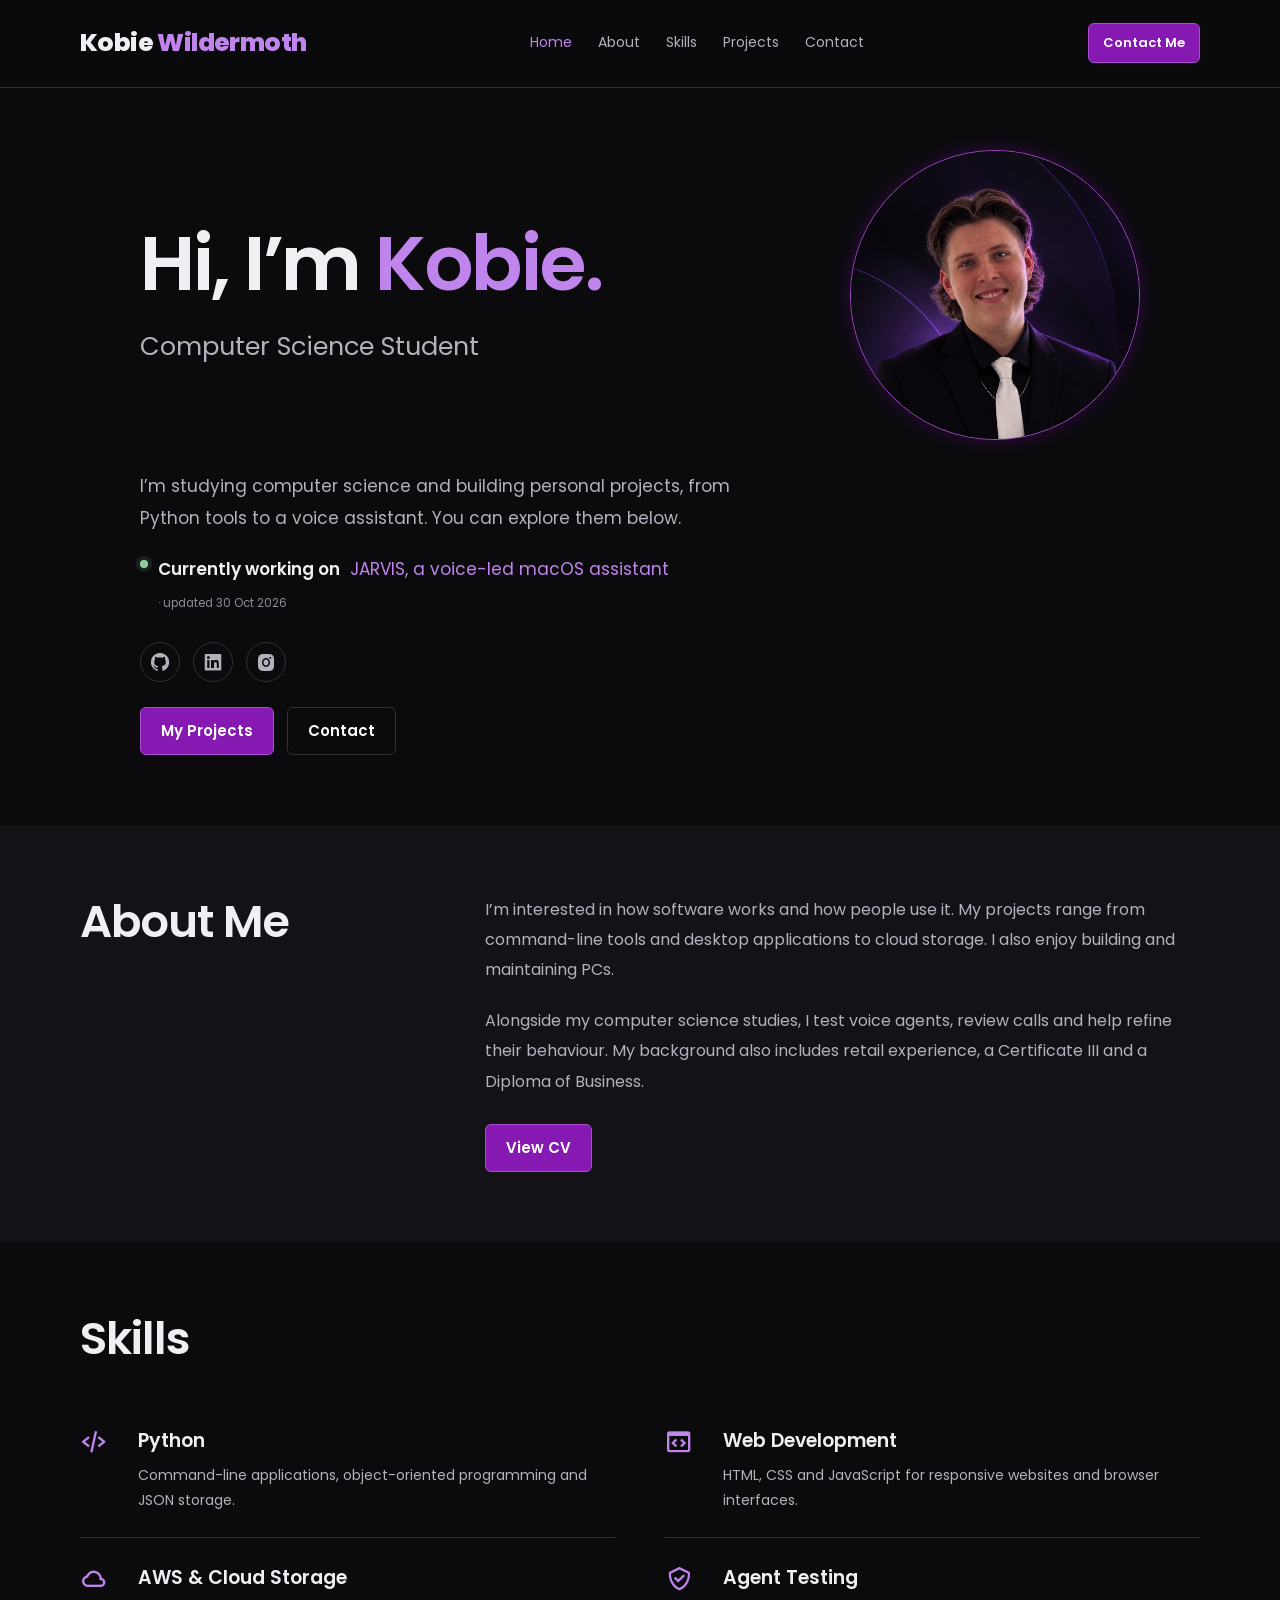
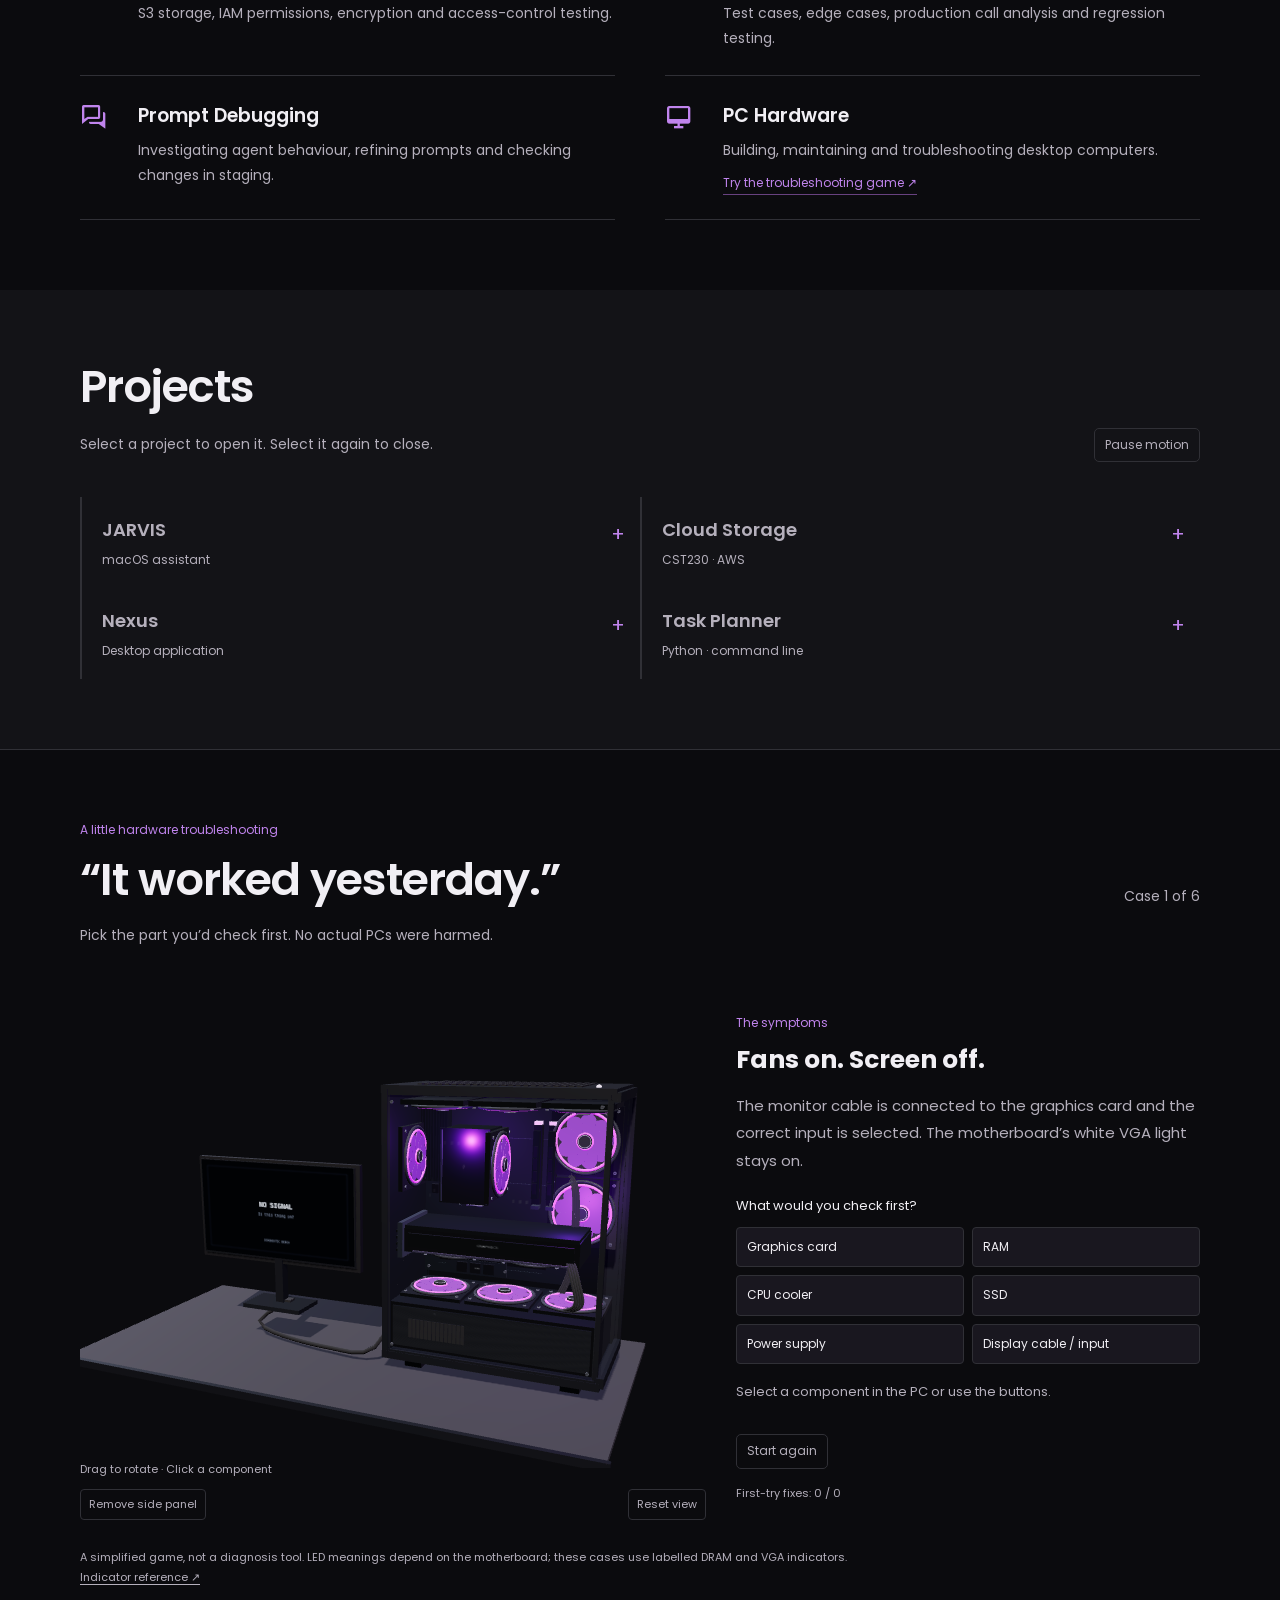
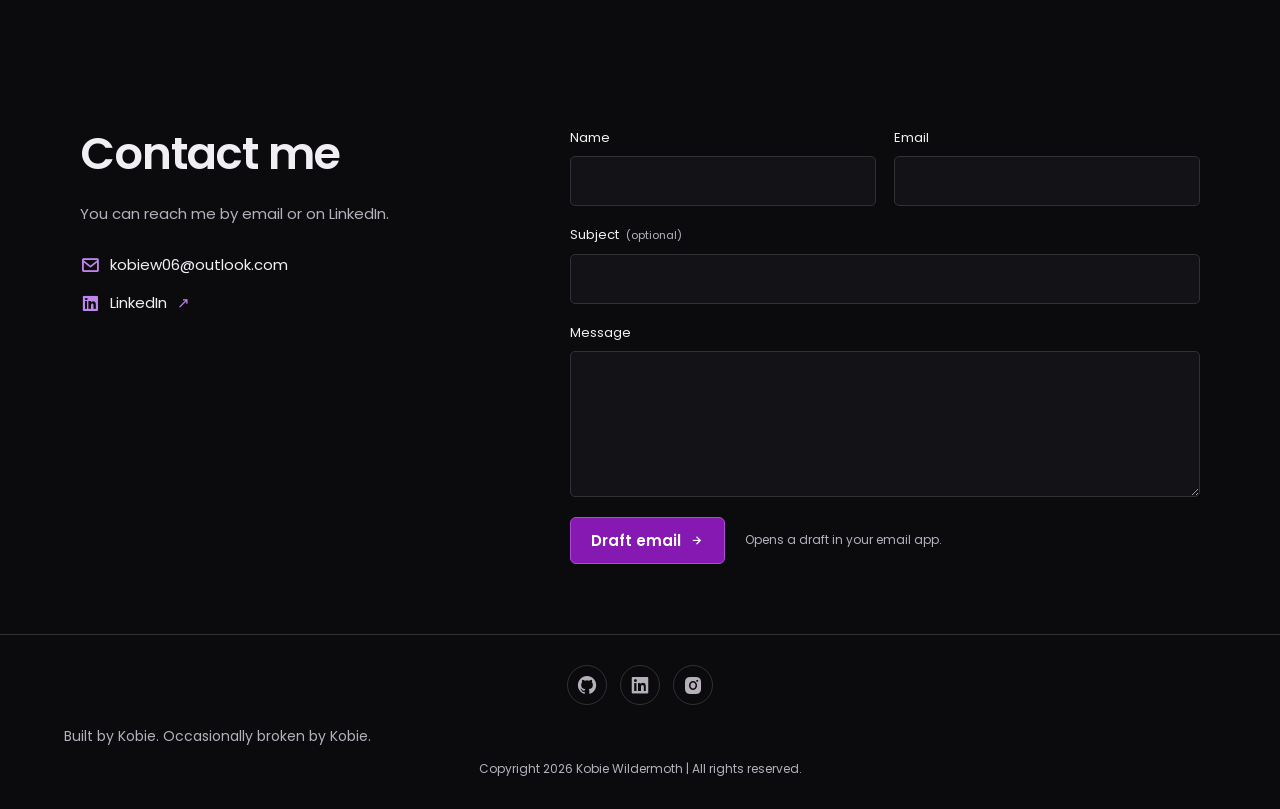
<file: index.html>
<!DOCTYPE html>
<html lang="en">
  <head>
    <meta charset="UTF-8" />
    <title>Kobie Wildermoth Portfolio</title>
    <meta name="description" content="Kobie Wildermoth’s portfolio. Computer science, personal software projects, and experience in voice agent testing." />
    <meta name="viewport" content="width=device-width, initial-scale=1.0" />
    <link rel="stylesheet" href="style.css?v=9" />
    <!-- this includes box icons i used -->
    <link href="https://unpkg.com/boxicons@2.1.4/css/boxicons.min.css" rel="stylesheet" />    
    <!-- imported google fonts for consistent typography -->
    <link href="https://fonts.googleapis.com/css2?family=Poppins:wght@300;400;600;800&display=swap" rel="stylesheet" />
    
  </head>
<!-- header/logo -->
  <body>
        <!-- icon clicked = home -->
        <header class = "header">
            <a href="#home" class = "logo">
                <!-- span used for styling (emphasis) -->
                Kobie <span>Wildermoth</span>
        </a>
        <!-- menu icon for mobile nav -->
        <button class="bx bx-menu" id="menu-icon" type="button" aria-label="Open navigation" aria-expanded="false" aria-controls="main-navigation"></button>

<!-- navigation -->
        <nav class = "navbar" id="main-navigation" aria-label="Main navigation">
            <a href = "#home">Home</a>
            <a href = "#about">About</a>
            <a href = "#skills">Skills</a>
            <a href = "#projects">Projects</a>
            <a href = "#contact">Contact</a>    
        </nav>
        
        <!-- mailto link setup making communication simple when contact me pressed. S-"Contact Kobie" b-"Hi Kobie," -->
        <a class="gradient-btn" href="mailto:kobiew06@outlook.com?subject=Contact%20Kobie&body=Hi%20Kobie,">Contact Me</a>

        </header>
<!-- home section/ landing page -->
        <section class="home" id="home">
            <div class="home-content">
                <div class="home-identity">
                    <div class="home-heading">
                        <h1>Hi, I’m <span>Kobie.</span></h1>
                        <h3><span>Computer Science Student</span></h3>
                    </div>
                    <div class="home-portrait">
                        <img src="images/kobie-portrait.png" alt="Portrait of Kobie Wildermoth" width="1254" height="1254" fetchpriority="high">
                    </div>
                </div>
                <p>I’m studying computer science and building personal projects, from Python tools to a voice assistant. You can explore them below.</p>
                <p class="current-work"><span class="current-work-dot" aria-hidden="true"></span><span><strong>Currently working on</strong> JARVIS, a voice-led macOS assistant <time datetime="2026-10-30">· updated 30 Oct 2026</time></span></p>

                
                <div class="social-icons">

                    <!-- github link and logo -->
                    <a href="https://github.com/kobiew06" aria-label="GitHub">
                        <i class="bx bxl-github"></i>
                    </a>
                    
                    <!-- linkedin link and logo -->
                    <a href="https://www.linkedin.com/in/kobie-wildermoth" aria-label="LinkedIn">
                        <i class="bx bxl-linkedin-square"></i>
                    </a>

                    <!-- instagram link and logo -->
                    <a href="https://www.instagram.com/kobie._w/" aria-label="Instagram">
                        <i class="bx bxl-instagram-alt"></i>
                    </a>                    
                </div>
                
                <!-- Project and contact links -->
                <div class="btn-group">
                    <a href="#projects" class="btn">My Projects</a>
                    <a href="#contact" class="btn">Contact</a>
                </div>
            </div>


        </section>
<!-- about section -->
        <section class="about" id="about">
             
            <div class="about-content">
            <h2>About <span>Me</span></h2>
            <p>I’m interested in how software works and how people use it. My projects range from command-line tools and desktop applications to cloud storage. I also enjoy building and maintaining PCs.</p>
            <p>Alongside my computer science studies, I test voice agents, review calls and help refine their behaviour. My background also includes retail experience, a Certificate III and a Diploma of Business.</p>
            <!-- google drive download link for resume -->
            <a href="documents/Kobie_Wildermoth_CV.pdf" class="btn">View CV</a>
            </div>
        </section>
<!-- skills section -->
        <!-- reused some code from removed experience section -->
        <section class ="skills" id="skills">
            <h2 class="heading">Skills</h2>

            <div class="experience-container">
                <article class="experience-box">
                    <div class="experience-info">
                        <i class="bx bx-code-alt" aria-hidden="true"></i>
                        <h3>Python</h3>
                        <p>Command-line applications, object-oriented programming and JSON storage.</p>
                    </div>
                </article>
                <article class="experience-box">
                    <div class="experience-info">
                        <i class="bx bx-code-block" aria-hidden="true"></i>
                        <h3>Web Development</h3>
                        <p>HTML, CSS and JavaScript for responsive websites and browser interfaces.</p>
                    </div>
                </article>
                <article class="experience-box">
                    <div class="experience-info">
                        <i class="bx bx-cloud" aria-hidden="true"></i>
                        <h3>AWS &amp; Cloud Storage</h3>
                        <p>S3 storage, IAM permissions, encryption and access-control testing.</p>
                    </div>
                </article>
                <article class="experience-box">
                    <div class="experience-info">
                        <i class="bx bx-check-shield" aria-hidden="true"></i>
                        <h3>Agent Testing</h3>
                        <p>Test cases, edge cases, production call analysis and regression testing.</p>
                    </div>
                </article>
                <article class="experience-box">
                    <div class="experience-info">
                        <i class="bx bx-conversation" aria-hidden="true"></i>
                        <h3>Prompt Debugging</h3>
                        <p>Investigating agent behaviour, refining prompts and checking changes in staging.</p>
                    </div>
                </article>
                <article class="experience-box">
                    <div class="experience-info">
                        <i class="bx bx-desktop" aria-hidden="true"></i>
                        <h3>PC Hardware</h3>
                        <p>Building, maintaining and troubleshooting desktop computers.</p><a class="bench-link" href="#pc-game">Try the troubleshooting game ↗</a>
                    </div>
                </article>
            </div>
        </section>
<!-- projects section -->
        <section class="projects" id="projects">
            
            <h2 class="heading">Projects</h2>


            <div class="projects-heading">
                <p>Select a project to open it. Select it again to close.</p>
                <button id="motion-toggle" class="motion-toggle" type="button" aria-pressed="false" hidden>Pause motion</button>
            </div>
            <div class="project-explorer is-collapsed">
                <div class="project-tabs" role="group" aria-label="Projects">
                    <button id="tab-jarvis" type="button" aria-controls="project-jarvis" aria-expanded="false"><strong>JARVIS</strong><small>macOS assistant</small><span aria-hidden="true">+</span></button>
                    <button id="tab-cloud" type="button" aria-controls="project-cloud" aria-expanded="false"><strong>Cloud Storage</strong><small>CST230 · AWS</small><span aria-hidden="true">+</span></button>
                    <button id="tab-nexus" type="button" aria-controls="project-nexus" aria-expanded="false"><strong>Nexus</strong><small>Desktop application</small><span aria-hidden="true">+</span></button>
                    <button id="tab-planner" type="button" aria-controls="project-planner" aria-expanded="false"><strong>Task Planner</strong><small>Python · command line</small><span aria-hidden="true">+</span></button>
                </div>
                <div class="project-workspace" hidden>
                    <article id="project-jarvis" class="project-panel" role="region" hidden aria-labelledby="tab-jarvis" tabindex="0">
                        <div class="project-description"><p class="project-type">Personal project · macOS · In development</p><h3>JARVIS</h3><p>JARVIS is a macOS assistant prototype built to connect conversation with practical actions. Chat runs on a free, on-device Qwen model. You can speak to it and hear spoken replies, search saved conversations, turn meeting audio into transcripts and notes, ask questions about a file you choose, or inspect your screen when needed. It can also search the public web, set reminders and use supported Mac apps through reviewed actions.
                            </p><p>The longer-term aim is a voice-led desktop assistant that understands what you’re working on and can take on useful, carefully scoped tasks across your Mac. That broader capability is still being developed: voice reliability, response speed, memory use and app control need more work. Web searches use external services, and screen or app access depends on macOS permissions.</p></div>
                        <section class="jarvis-orb-explorer" aria-labelledby="jarvis-orb-title">
                            <div class="jarvis-orb-heading">
                                <p class="project-type">VOICE INTERFACE</p>
                                <h4 id="jarvis-orb-title">One orb, different states</h4>
                                <p>Choose a state to see how JARVIS signals what it’s doing.</p>
                            </div>
                            <figure class="jarvis-orb-board">
                                <img id="jarvis-orb-image" class="jarvis-orb-image" src="images/jarvis/orb-states/01-standby.png" alt="JARVIS orb in its ready standby state" width="1032" height="1032" fetchpriority="high">
                            </figure>
                            <div class="jarvis-orb-controls" role="group" aria-label="Choose an orb state">
                                <button type="button" class="is-selected" aria-pressed="true" data-image="images/jarvis/orb-states/01-standby.png" data-alt="JARVIS orb in its ready standby state" data-title="Ready when you need me" data-copy="JARVIS is waiting for the wake word.">Ready</button>
                                <button type="button" aria-pressed="false" data-image="images/jarvis/orb-states/02-follow-up.png" data-alt="JARVIS orb listening for a follow-up" data-title="Listening for a follow-up" data-copy="The conversation is open for another spoken request.">Follow-up</button>
                                <button type="button" aria-pressed="false" data-image="images/jarvis/orb-states/03-listening.png" data-alt="JARVIS orb listening to the current request" data-title="Listening" data-copy="JARVIS is capturing speech for the current request.">Listening</button>
                                <button type="button" aria-pressed="false" data-image="images/jarvis/orb-states/04-confirmation.png" data-alt="JARVIS orb waiting for the user's answer" data-title="Listening for your answer" data-copy="JARVIS is waiting for your response before it continues.">Your answer</button>
                                <button type="button" aria-pressed="false" data-image="images/jarvis/orb-states/05-thinking.png" data-alt="JARVIS orb processing a request" data-title="Thinking" data-copy="The request is being processed before JARVIS replies.">Thinking</button>
                                <button type="button" aria-pressed="false" data-image="images/jarvis/orb-states/06-speaking.png" data-alt="JARVIS orb speaking its response" data-title="Speaking" data-copy="JARVIS is reading its answer aloud.">Speaking</button>
                                <button type="button" aria-pressed="false" data-image="images/jarvis/orb-states/07-paused.png" data-alt="JARVIS spoken response paused" data-title="Reply paused" data-copy="Spoken playback is paused and can be resumed.">Paused</button>
                                <button type="button" aria-pressed="false" data-image="images/jarvis/orb-states/08-review.png" data-alt="JARVIS waiting for approval before continuing" data-title="Your approval is needed" data-copy="JARVIS is waiting for approval before it takes the next action.">Approval</button>
                                <button type="button" aria-pressed="false" data-image="images/jarvis/orb-states/09-recording.png" data-alt="JARVIS recording session continues" data-title="Recording continues" data-copy="The recording session is still active.">Recording</button>
                                <button type="button" aria-pressed="false" data-image="images/jarvis/orb-states/10-vision-watching.png" data-alt="JARVIS vision mode watching the screen" data-title="Vision is active" data-copy="Screen vision is on for this session.">Vision</button>
                                <button type="button" aria-pressed="false" data-image="images/jarvis/orb-states/11-standby-compact.png" data-alt="Compact JARVIS orb ready at the desktop edge" data-title="Compact standby" data-copy="A reduced orb stays on screen while JARVIS waits in the background.">Compact</button>
                            </div>
                            <p class="jarvis-orb-status" aria-live="polite"><strong>Ready when you need me</strong><span>JARVIS is waiting for the wake word.</span></p>
                        </section>
                        <div class="jarvis-showcase">
                            <figure class="jarvis-preview" data-view="chat">
                                <img id="jarvis-preview-image" src="images/jarvis/chat-capabilities.png" alt="JARVIS chat answering a question about its capabilities and permission boundaries" width="1080" height="1348" fetchpriority="high">
                                <figcaption><strong id="jarvis-preview-title">Chat capabilities</strong><span id="jarvis-preview-caption">A completed chat describing what JARVIS can do and where it needs permission.</span></figcaption>
                            </figure>
                            <div class="jarvis-view-picker" role="group" aria-label="Choose a JARVIS screenshot">
                                <button type="button" class="is-selected" aria-pressed="true" data-image="images/jarvis/chat-capabilities.png" data-view="chat" data-title="Chat capabilities" data-caption="A completed chat describing what JARVIS can do and where it needs permission." data-alt="JARVIS chat answering a question about its capabilities and permission boundaries">Chat</button>
                                <button type="button" aria-pressed="false" data-image="images/jarvis/screen-context.png" data-view="screen" data-title="Screen context" data-caption="Screen access is enabled while JARVIS answers a request about the visible article." data-alt="JARVIS summarising an article in chat while screen sharing is enabled">Screen context</button>
                            </div>
                        </div>
                        <details class="project-notes"><summary>Project notes <span aria-hidden="true">+</span></summary><dl><div><dt>Current focus</dt><dd>Developing a voice-led way to interact with a personal assistant on macOS.</dd></div><div><dt>What the images show</dt><dd>A completed chat about JARVIS capabilities, a screen-context answer with screen sharing enabled, and an interactive set of eleven orb states using the individual PNG captures.</dd></div><div><dt>In development</dt><dd>Voice reliability, answer quality, model memory use and Mac automation need further testing across real use.</dd></div></dl></details>
                    </article>
                    <article id="project-cloud" class="project-panel" role="region" hidden aria-labelledby="tab-cloud" tabindex="0">
                        <div class="transfer-preview">
                            <div class="transfer-track" aria-hidden="true"><i class="bx bx-desktop transfer-computer"></i><div class="transfer-line"></div><i class="bx bx-file transfer-file"></i><i class="bx bx-cloud transfer-cloud"></i><i class="bx bx-check transfer-check"></i></div>
                            <p>File transfer illustration · Web demo setup in progress</p>
                        </div>
                        <div class="project-description"><p class="project-type">University project · AWS S3 &amp; IAM</p><h3>Secure Cloud File Storage</h3><p>An AWS file storage project built for CST230. It uses S3, encryption and IAM permissions to control file access. A web interface for sign-in, uploads and downloads is in development.</p><a class="project-action" href="storage/">Open storage project <span aria-hidden="true">↗</span></a></div>
                    
                        <details class="project-notes"><summary>Project notes <span aria-hidden="true">+</span></summary><dl><div><dt>The brief</dt><dd>Build cloud file storage with controlled access and encryption for CST230.</dd></div><div><dt>Implemented</dt><dd>S3 storage and IAM permissions, with upload, download and access-denial evidence recorded in the report.</dd></div><div><dt>Still in progress</dt><dd>The browser interface is prepared. AWS sign-in and assessor access still need deployment and live checks.</dd></div></dl></details>
                    </article>
                    <article id="project-nexus" class="project-panel" role="region" hidden aria-labelledby="tab-nexus" tabindex="0">
                        <video src="nexus.mp4" poster="nexus.jpg" controls preload="none" aria-label="Nexus demonstration"></video>
                        <div class="project-description"><p class="project-type">Earlier project · Development paused</p><h3>Nexus</h3><p>A desktop application combining a local AI assistant, file management, system monitoring and task automation. The video shows an earlier version of the project.</p></div>
                    
                        <details class="project-notes"><summary>Project notes <span aria-hidden="true">+</span></summary><dl><div><dt>The idea</dt><dd>Put an assistant, file tools and system information in one desktop application.</dd></div><div><dt>What to watch</dt><dd>The recording shows an earlier version of the interface and its features.</dd></div><div><dt>Where it stands</dt><dd>Development is paused while I explore a voice-led approach through JARVIS.</dd></div></dl></details>
                    </article>
                    <article id="project-planner" class="project-panel" role="region" hidden aria-labelledby="tab-planner" tabindex="0">
                        <video src="Demonstration.mp4" controls preload="none" aria-label="Task Planner demonstration"></video>
                        <div class="project-description"><p class="project-type">Python · JSON storage</p><h3>Task Planner</h3><p>A Python command-line application for organising tasks by category, due date and priority. It uses object-oriented design and JSON storage to retain tasks between sessions.</p></div>
                    
                        <details class="project-notes"><summary>Project notes <span aria-hidden="true">+</span></summary><dl><div><dt>The task</dt><dd>Organise tasks by category, due date and priority from the command line.</dd></div><div><dt>How it works</dt><dd>Python classes structure the application, and JSON retains tasks between sessions.</dd></div><div><dt>See it in use</dt><dd>The recording above walks through the application in the terminal.</dd></div></dl></details>
                    </article>
                </div>
            </div>
        </section>
        <section class="pc-game" id="pc-game" aria-labelledby="pc-game-title">
            <div class="pc-game-heading"><div><p class="game-eyebrow">A little hardware troubleshooting</p><h2 id="pc-game-title">“It worked yesterday.”</h2></div><p id="game-progress">Case 1 of 6</p></div>
            <p class="game-intro">Pick the part you’d check first. No actual PCs were harmed.</p>
            <div class="pc-game-layout">
                <div class="pc-scene" id="pc-scene" data-fault="gpu" aria-label="Interactive PC troubleshooting model"><div class="pc-fallback">
                    <div class="game-monitor"><div class="monitor-display"><span class="monitor-dot"></span><p id="monitor-message">NO SIGNAL</p><small id="monitor-detail">Is this thing on?</small></div><div class="monitor-neck"></div><div class="monitor-foot"></div></div>
                    <div class="game-tower"><div class="case-top"><span id="case-power" class="case-power"></span><small>KOBIE'S TEST BENCH</small></div><div class="motherboard">
                        <button class="pc-part cooler-part" data-part="cooler" type="button" aria-label="Check CPU cooler"><span class="cooler-fan" aria-hidden="true">✣</span><strong>CPU COOLER</strong></button>
                        <button class="pc-part ram-part" data-part="ram" type="button" aria-label="Check RAM"><span class="ram-sticks" aria-hidden="true"><i></i><i></i></span><strong>RAM</strong></button>
                        <div class="debug-leds" aria-hidden="true"><i class="debug-dram"></i> DRAM <i class="debug-vga"></i> VGA</div>
                        <button class="pc-part gpu-part" data-part="gpu" type="button" aria-label="Check graphics card"><span class="gpu-fans" aria-hidden="true">◉ ◉</span><strong>GRAPHICS CARD</strong></button>
                        <button class="pc-part ssd-part" data-part="ssd" type="button" aria-label="Check SSD"><span aria-hidden="true">▤</span><strong>SSD</strong></button>
                        <button class="pc-part psu-part" data-part="psu" type="button" aria-label="Check power supply"><span aria-hidden="true">⏻</span><strong>POWER SUPPLY</strong></button>
                    </div></div>
                    <button class="pc-part cable-part" data-part="cable" type="button" aria-label="Check display cable and monitor input">↳ Display cable / input</button></div>
                    <div id="pc3d-stage" class="pc3d-stage" aria-label="3D computer model"><p class="pc3d-loading">Loading the test bench…</p></div>
                    <div class="pc3d-toolbar"><p id="pc3d-label" aria-live="polite">Drag to rotate · Click a component</p><button id="pc3d-reset" type="button" hidden>Reset view</button></div>
                </div>
                <div class="game-case">
                    <p class="game-case-label">The symptoms</p><h3 id="fault-title" tabindex="-1">Fans on. Screen off.</h3>
                    <p id="fault-clue">The monitor cable is connected to the graphics card and the correct input is selected. The motherboard’s white VGA light stays on.</p>
                    <p class="game-prompt">What would you check first?</p>
                    <div class="game-choices" aria-label="Choose a component">
                        <button type="button" data-part="gpu">Graphics card</button><button type="button" data-part="ram">RAM</button><button type="button" data-part="cooler">CPU cooler</button><button type="button" data-part="ssd">SSD</button><button type="button" data-part="psu">Power supply</button><button type="button" data-part="cable">Display cable / input</button>
                    </div>
                    <p id="game-feedback" class="game-feedback" role="status" aria-live="polite">Select a component in the PC or use the buttons.</p>
                    <div class="game-actions"><button id="game-next" type="button" class="btn" hidden>Next problem →</button><button id="game-restart" type="button" class="motion-toggle">Start again</button></div>
                    <p id="game-score" class="game-score">First-try fixes: 0 / 0</p>
                </div>
            </div>
            <p class="game-note">A simplified game, not a diagnosis tool. LED meanings depend on the motherboard; these cases use labelled DRAM and VGA indicators. <a href="https://www.asus.com/support/faq/1042678/" target="_blank" rel="noopener noreferrer">Indicator reference ↗</a></p>
        </section>
<!-- contact section -->
        <section class="contact" id="contact" aria-labelledby="contact-title">
            <div class="contact-layout">
                <div class="contact-intro">
                    <h2 class="heading" id="contact-title">Contact me</h2>
                    <p>You can reach me by email or on LinkedIn.</p>
                    <a class="contact-direct" href="mailto:kobiew06@outlook.com"><i class="bx bx-envelope" aria-hidden="true"></i>kobiew06@outlook.com</a>
                    <a class="contact-direct" href="https://www.linkedin.com/in/kobie-wildermoth"><i class="bx bxl-linkedin-square" aria-hidden="true"></i>LinkedIn <span aria-hidden="true">↗</span></a>
                </div>
                <form id="contact-form" action="#" aria-label="Draft an email" aria-describedby="contact-note">
                    <div class="contact-field-row">
                        <div class="contact-field"><label for="contact-name">Name</label><input id="contact-name" name="name" type="text" autocomplete="name" required></div>
                        <div class="contact-field"><label for="contact-email">Email</label><input id="contact-email" name="email" type="email" autocomplete="email" required></div>
                    </div>
                    <div class="contact-field"><label for="contact-subject">Subject <span>(optional)</span></label><input id="contact-subject" name="subject" type="text"></div>
                    <div class="contact-field"><label for="contact-message">Message</label><textarea id="contact-message" name="message" rows="5" required></textarea></div>
                    <div class="contact-submit"><button type="submit" class="btn">Draft email <i class="bx bx-right-arrow-alt" aria-hidden="true"></i></button><p class="form-note" id="contact-note">Opens a draft in your email app.</p></div>
                </form>
            </div>
        </section>
<!-- footer -->
        <footer class="footer">
            <div class="social-icons">
                <!-- github -->
                <a href="https://github.com/kobiew06" aria-label="GitHub">
                    <i class="bx bxl-github"></i>
                </a>
                <!-- linkedin -->
                <a href="https://www.linkedin.com/in/kobie-wildermoth" aria-label="LinkedIn">
                    <i class="bx bxl-linkedin-square"></i>
                </a>
                <!-- instagram -->
                <a href="https://www.instagram.com/kobie._w/" aria-label="Instagram">
                    <i class="bx bxl-instagram-alt"></i>
                </a>                    
            </div>

            <p class="footer-aside">Built by Kobie. Occasionally broken by Kobie.</p>
            <p class="copyright">Copyright 2026 Kobie Wildermoth | All rights reserved.</p>

        </footer>        

    <script src="script.js?v=9"></script>
    <script type="importmap">{"imports":{"three":"./vendor/three/three.module.min.js","three/addons/controls/OrbitControls.js":"./vendor/three/OrbitControls.js"}}</script>
    <script type="module" src="pc-3d.js"></script>
  </body>
</html>
</file>
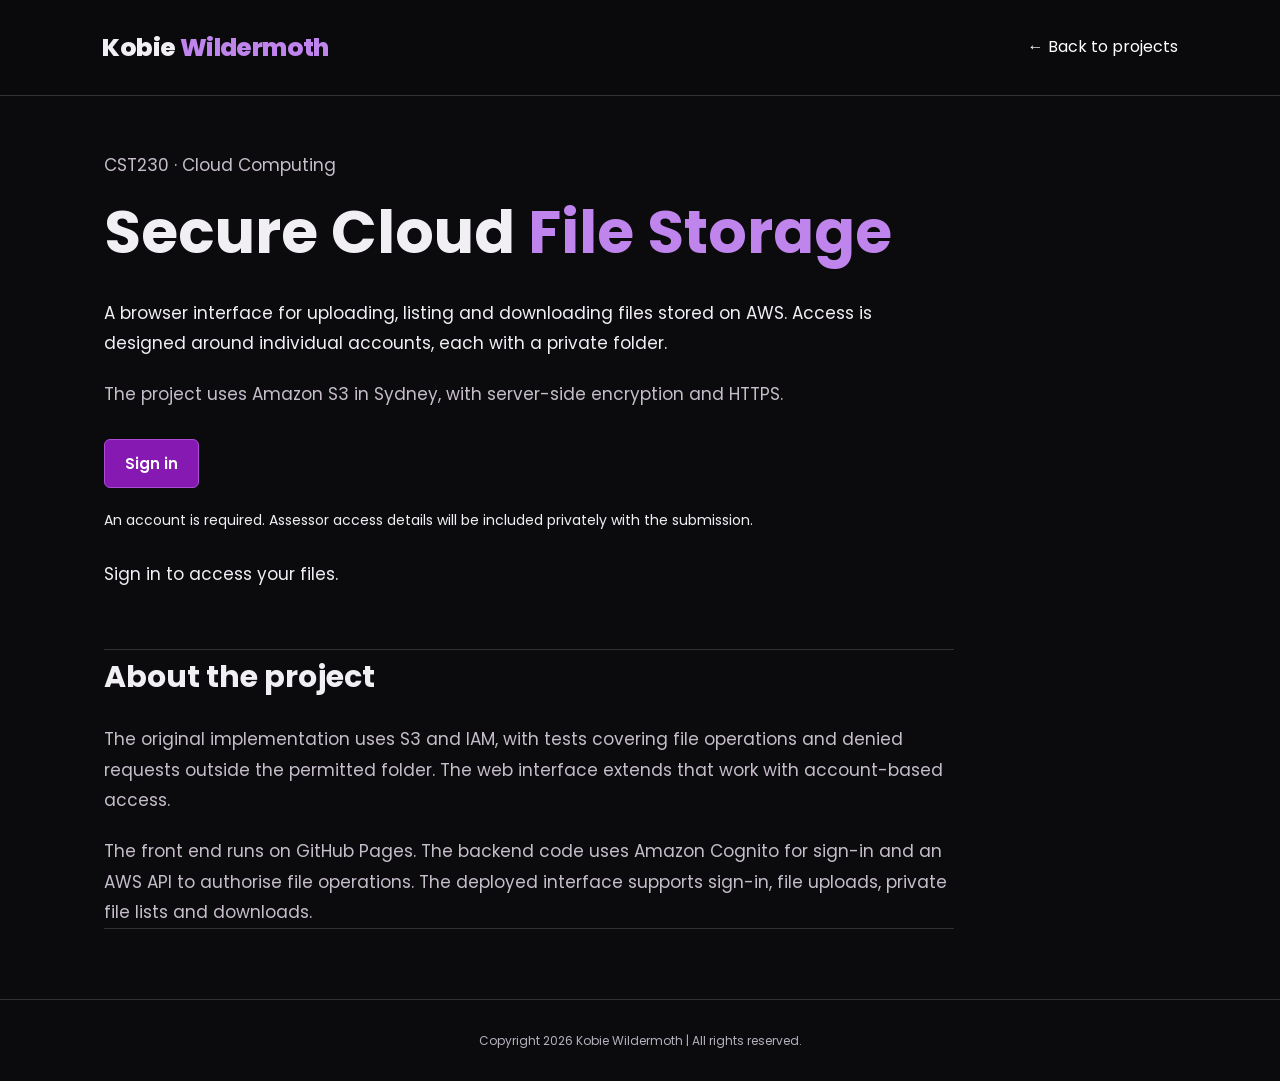
<file: storage/index.html>
<!DOCTYPE html>
<html lang="en">
<head>
  <meta charset="UTF-8">
  <meta name="viewport" content="width=device-width, initial-scale=1.0">
  <meta name="description" content="An AWS file storage project by Kobie Wildermoth, exploring authentication, encryption and restricted file access.">
  <meta name="referrer" content="no-referrer">
  <title>Cloud File Storage | Kobie Wildermoth</title>
  <link rel="stylesheet" href="../style.css">
  <link rel="stylesheet" href="storage.css">
  <link href="https://fonts.googleapis.com/css2?family=Poppins:wght@300;400;600;800&display=swap" rel="stylesheet">
  <script src="config.js" defer></script>
  <script src="storage.js" defer></script>
</head>
<body class="storage-page">
  <header class="header">
    <a href="../" class="logo">Kobie <span>Wildermoth</span></a>
    <a href="../#projects" class="back-link">← Back to projects</a>
  </header>
  <main>
    <section class="storage-intro">
      <p class="project-label">CST230 · Cloud Computing</p>
      <h1>Secure Cloud <span>File Storage</span></h1>
      <p>A browser interface for uploading, listing and downloading files stored on AWS. Access is designed around individual accounts, each with a private folder.</p>
      <p class="storage-details">The project uses Amazon S3 in Sydney, with server-side encryption and HTTPS.</p>
      <div id="login-panel" class="login-panel">
        <button id="sign-in" type="button" class="btn" disabled>Sign in</button>
        <p>An account is required. Assessor access details will be included privately with the submission.</p>
      </div>
      <p id="status" class="storage-status" role="status" aria-live="polite">Checking connection…</p>
      <noscript><p>JavaScript is needed to sign in and use the file storage.</p></noscript>
    </section>
    <section id="file-panel" class="file-panel" aria-label="Your file storage" hidden>
      <div class="files-heading">
        <div><h2>Your files</h2><p id="account-label"></p></div>
        <button id="sign-out" type="button" class="secondary-btn">Sign out</button>
      </div>
      <form id="upload-form">
        <label for="upload-file">Choose a file</label>
        <div class="upload-controls"><input id="upload-file" type="file" required aria-describedby="upload-help"><button class="btn" id="upload-button" type="submit">Upload</button></div>
        <p id="upload-help">Up to 10 MiB per file. Use demo files without personal or confidential information.</p>
      </form>
      <div class="files-toolbar"><p id="file-count"></p><button id="refresh" type="button" class="secondary-btn">Refresh files</button></div>
      <div class="table-scroll"><table><caption class="sr-only">Files in your private folder</caption><thead><tr><th scope="col">Name</th><th scope="col">Size</th><th scope="col">Uploaded</th><th scope="col">Download</th></tr></thead><tbody id="file-list"></tbody></table></div>
      <p id="empty-message" hidden>Your folder is empty. Upload a file to get started.</p>
      <button id="load-more" class="secondary-btn" type="button" hidden>Load more</button>
    </section>
    <section class="project-notes">
      <h2>About the project</h2>
      <p>The original implementation uses S3 and IAM, with tests covering file operations and denied requests outside the permitted folder. The web interface extends that work with account-based access.</p>
      <p>The front end runs on GitHub Pages. The backend code uses Amazon Cognito for sign-in and an AWS API to authorise file operations. The deployed interface supports sign-in, file uploads, private file lists and downloads.</p>
    </section>
  </main>
  <footer class="footer"><p class="copyright">Copyright 2026 Kobie Wildermoth | All rights reserved.</p></footer>
</body>
</html>
</file>
<file: style.css>
:root {
  --bg-color: #0b0b0e;
  --second-bg-color: #131317;
  --text-color: #f1eff4;
  --main-color: #a100e0;
  --accent: #c084ed;
  --muted: #b5b0bc;
  --line: #303036;
}
* { margin: 0; padding: 0; box-sizing: border-box; }
html { font-size: 62.5%; scroll-behavior: smooth; }
body { background: var(--bg-color); color: var(--text-color); font-family: 'Poppins', sans-serif; font-size: 1.6rem; line-height: 1.7; }
a { color: inherit; text-decoration: none; }
button, input, textarea { font: inherit; }
button, a, input, textarea { -webkit-tap-highlight-color: transparent; }
span { color: var(--accent); }
button { cursor: pointer; }
.header { position: fixed; inset: 0 0 auto; z-index: 1000; display: flex; align-items: center; justify-content: space-between; gap: 2rem; padding: 2.2rem max(5%, calc((100% - 112rem) / 2)); background: rgba(11,11,14,.94); border-bottom: 1px solid var(--line); backdrop-filter: blur(12px); }
.logo { font-size: 2.5rem; font-weight: 800; white-space: nowrap; letter-spacing: -.06rem; }
.navbar { display: flex; gap: 2.6rem; }
.navbar a { font-size: 1.4rem; color: var(--muted); transition: color .2s; }
.navbar a:hover, .navbar a[aria-current="location"] { color: var(--accent); }
#menu-icon { display: none; background: none; border: 0; color: var(--accent); font-size: 3rem; }
.gradient-btn, .btn { display: inline-flex; align-items: center; justify-content: center; gap: .8rem; padding: 1rem 2rem; background: #8619b2; border: 1px solid #ad4bd3; border-radius: .6rem; color: white; font-size: 1.5rem; font-weight: 600; transition: background .2s, border-color .2s, transform .2s; }
.gradient-btn:hover, .btn:hover { background: #9a25c6; transform: translateY(-2px); }
.gradient-btn { font-size: 1.3rem; padding: .8rem 1.4rem; }
section { scroll-margin-top: 9rem; padding: 7rem max(5%, calc((100% - 112rem) / 2)); }
.home { display: flex; align-items: center; justify-content: center; min-height: 83vh; padding-top: 15rem; padding-bottom: 7rem; }
.home-content { width: 100%; max-width: 100rem; }
.home-identity { display: flex; align-items: center; justify-content: space-between; gap: 5rem; margin-bottom: 3rem; }
.home-heading { min-width: 0; }
.home-heading h1 { font-size: clamp(4.8rem, 6vw, 8rem); line-height: 1.1; letter-spacing: -.25rem; font-weight: 600; }
.home-heading h3 { margin-top: 2rem; font-size: clamp(1.8rem, 2vw, 2.6rem); font-weight: 400; }
.home-heading h3 span { color: var(--muted); }
.home-content > p { max-width: 63rem; color: var(--muted); font-size: 1.7rem; line-height: 1.9; }
.home-portrait { flex: 0 0 auto; width: clamp(22rem, 23vw, 29rem); aspect-ratio: 1; overflow: hidden; border-radius: 50%; border: 1px solid #a34ac8; box-shadow: 0 0 18px rgba(161,0,224,.24); transition: transform .3s, box-shadow .3s; }
.home-portrait img { width: 100%; height: 100%; display: block; object-fit: cover; transform: scale(1.1); }
.home-portrait:hover { transform: scale(1.03); box-shadow: 0 0 25px rgba(161,0,224,.5), 0 0 45px rgba(161,0,224,.2); }
.social-icons { display: flex; gap: 1.3rem; margin: 2.5rem 0; }
.social-icons a { display: inline-flex; align-items: center; justify-content: center; width: 4rem; height: 4rem; border: 1px solid var(--line); border-radius: 50%; font-size: 2.2rem; color: var(--muted); transition: color .2s, border-color .2s, transform .2s; }
.social-icons a:hover { color: var(--accent); border-color: var(--accent); transform: translateY(-3px); }
.btn-group { display: flex; flex-wrap: wrap; gap: 1.3rem; }
.btn-group a:nth-child(2) { background: transparent; border-color: var(--line); }
.btn-group a:nth-child(2):hover { border-color: var(--accent); }
.about { background: var(--second-bg-color); }
.about-content { display: grid; grid-template-columns: .65fr 1.35fr; gap: 2rem 6rem; }
.about-content h2 { grid-column: 1; grid-row: 1 / 4; }
.about-content p, .about-content > a { grid-column: 2; }
.about-content p { color: var(--muted); font-size: 1.6rem; line-height: 1.9; }
.about-content > a { justify-self: start; margin-top: .7rem; }
.heading, .about-content h2 { font-size: clamp(3.4rem, 4vw, 4.5rem); font-weight: 600; letter-spacing: -.1rem; line-height: 1.2; margin-bottom: 3.5rem; }
.about-content h2 span, .contact h2 span { color: inherit; }
.skills .experience-container { display: grid; grid-template-columns: repeat(2, minmax(0, 1fr)); gap: 0 5rem; }
.experience-box { border-bottom: 1px solid var(--line); padding: 2.4rem 0; transition: border-color .2s; }
.experience-box:hover { border-color: var(--accent); }
.experience-info { display: grid; grid-template-columns: 4rem 1fr; column-gap: 1.8rem; align-items: start; }
.experience-info i { grid-row: 1 / 3; font-size: 2.8rem; color: var(--accent); padding-top: .3rem; transition: transform .2s; }
.experience-box:hover i { transform: translateY(-3px); }
.experience-info h3 { font-size: 1.9rem; font-weight: 600; margin-bottom: .6rem; }
.experience-info p { font-size: 1.4rem; color: var(--muted); line-height: 1.8; }
/* Projects share a workspace rather than repeating a card grid. */
.projects { background: var(--second-bg-color); }
.projects .heading { margin-bottom: 1.4rem; }
.projects-heading { display:flex; justify-content:space-between; align-items:center; gap:2rem; margin-bottom:3.5rem; }
.projects-heading > p { color:var(--muted); font-size:1.4rem; }
.motion-toggle { color:var(--muted); background:transparent; border:1px solid var(--line); border-radius:.5rem; padding:.6rem 1rem; font-size:1.2rem; }
.motion-toggle:hover { color:var(--text-color); border-color:var(--accent); }
.project-explorer { display:grid; grid-template-columns:24rem minmax(0,1fr); gap:4rem; }
.project-tabs { display:flex; flex-direction:column; align-items:stretch; }
.project-tabs button { position:relative; text-align:left; border:0; border-left:2px solid var(--line); background:transparent; color:var(--muted); padding:1.8rem 4rem 1.8rem 2rem; transition:color .2s, background .2s, border-color .2s; }
.project-tabs strong { display:block; font-size:1.8rem; font-weight:600; }
.project-tabs small { display:block; font-size:1.2rem; margin-top:.4rem; }
.project-tabs span { position:absolute; right:1.5rem; top:2rem; opacity:0; transform:translate(-4px,4px); transition:opacity .2s,transform .2s; }
.project-tabs button:hover, .project-tabs button[aria-expanded="true"] { background:#1c1722; border-color:var(--accent); color:white; }
.project-tabs button:hover span, .project-tabs button[aria-expanded="true"] span { opacity:1; transform:none; }
.project-workspace { min-width:0; }
.project-panel { margin-bottom:3rem; }
.project-panel.is-active { animation:project-in .45s cubic-bezier(.2,.7,.2,1) both; }
.project-panel[hidden], [hidden] { display:none !important; }
.project-panel > video { width:100%; display:block; height:30rem; object-fit:contain; background:#09090b; border:1px solid var(--line); border-radius:.5rem; }
.project-description { padding-top:2.4rem; }
.project-description h3 { font-size:2.8rem; font-weight:600; letter-spacing:-.06rem; margin:.6rem 0 1.2rem; }
.project-description > p:not(.project-type) { font-size:1.5rem; color:var(--muted); line-height:1.9; }
.project-type { color:var(--accent); font-size:1.2rem; }
.project-action { display:inline-flex; align-items:center; gap:1rem; font-size:1.5rem; margin-top:2rem; border-bottom:1px solid #684280; padding-bottom:.4rem; }
.project-action span { transition:transform .2s; }
.project-action:hover span { transform:translate(3px,-3px); }
.voice-preview, .transfer-preview { height:30rem; position:relative; display:flex; flex-direction:column; justify-content:center; align-items:center; gap:4rem; border-top:1px solid var(--line); border-bottom:1px solid var(--line); background:#101014; overflow:hidden; }
.voice-preview > p, .transfer-preview > p { font-size:1.1rem; color:var(--muted); padding:0 2rem; text-align:center; }
.waveform { display:flex; justify-content:center; align-items:center; gap:5px; height:12rem; }
.waveform i { display:block; width:5px; height:10rem; border-radius:3px; background:var(--accent); transform:scaleY(var(--level)); animation:voice-wave 1.35s ease-in-out var(--delay) infinite alternate; animation-play-state:paused; }
.projects.in-view .is-active .waveform i { animation-play-state:running; }
.transfer-track { position:relative; width:80%; height:10rem; }
.transfer-track > i { position:absolute; top:3rem; font-size:4rem; color:var(--accent); }
.transfer-computer { left:0; }
.transfer-cloud { right:0; }
.transfer-line { position:absolute; left:5rem; right:5rem; top:5rem; border-top:1px dashed #51445f; }
.transfer-track .transfer-file { font-size:2.5rem; top:3.7rem; left:15%; animation:file-travel 4s ease-in-out infinite; animation-play-state:paused; }
.transfer-track .transfer-check { right:1rem; top:-.5rem; font-size:2rem; animation:transfer-complete 4s ease-in-out infinite; animation-play-state:paused; }
.projects.in-view .is-active .transfer-file, .projects.in-view .is-active .transfer-check { animation-play-state:running; }
.motion-paused .waveform i, .motion-paused .transfer-file, .motion-paused .transfer-check { animation-play-state:paused !important; }
.motion-paused .project-panel.is-active { animation:none; }
.home-portrait:hover { transform:perspective(700px) rotateX(var(--portrait-x,0deg)) rotateY(var(--portrait-y,0deg)) scale(1.03); }
.motion-paused .home-portrait:hover { transform:scale(1.03); }
@keyframes project-in { from { opacity:.15; transform:translateX(22px); } to { opacity:1; transform:translateX(0); } }
@keyframes voice-wave { from { transform:scaleY(calc(var(--level) * .25)); opacity:.55; } to { transform:scaleY(var(--level)); opacity:1; } }
@keyframes file-travel { 0%,10% { left:15%; opacity:0; transform:translateY(0); } 18% { opacity:1; } 70% { left:80%; opacity:1; transform:translateY(0); } 80%,100% { left:80%; opacity:0; transform:translateY(-5px); } }
@keyframes transfer-complete { 0%,68% { opacity:0; transform:scale(.7); } 78%,92% { opacity:1; transform:scale(1); } 100% { opacity:0; } }
@media (max-width:760px) {
  .project-explorer { grid-template-columns:minmax(0,1fr); gap:2.5rem; }
  .project-tabs { display:grid; grid-template-columns:repeat(2,minmax(0,1fr)); }
  .project-tabs button { padding:1.2rem 1rem; border-left:0; border-bottom:2px solid var(--line); }
  .project-tabs strong { font-size:1.5rem; }
  .project-tabs span { display:none; }
  .project-panel > video, .voice-preview, .transfer-preview { height:25rem; }
  .waveform { gap:4px; }
  .waveform i { width:4px; }
  .projects-heading { align-items:flex-start; }
}
@media (prefers-reduced-motion:reduce) {
  .project-panel.is-active, .waveform i, .transfer-file, .transfer-check { animation:none !important; }
  .home-portrait:hover { transform:none; }
  .transfer-track .transfer-file { left:45%; opacity:1; }
  .transfer-track .transfer-check { opacity:0; }
}
.contact { max-width:112rem; margin:0 auto; padding-left:0; padding-right:0; }
.contact-layout { display:grid; grid-template-columns:.8fr 1.2fr; gap:7rem; align-items:start; }
.contact-intro .heading { margin-bottom:2rem; }
.contact-intro > p { color:var(--muted); font-size:1.5rem; margin-bottom:2.5rem; }
.contact-direct { display:flex; align-items:center; gap:1rem; width:fit-content; margin:1.3rem 0; font-size:1.5rem; transition:color .2s; }
.contact-direct > i { font-size:2rem; color:var(--accent); }
.contact-direct:hover { color:var(--accent); }
.contact form { display:flex; flex-direction:column; gap:1.8rem; min-width:0; }
.contact-field-row { display:grid; grid-template-columns:1fr 1fr; gap:1.8rem; }
.contact-field { min-width:0; }
.contact-field label { display:block; color:var(--text-color); font-size:1.3rem; margin-bottom:.7rem; }
.contact-field label span { color:var(--muted); font-size:1.1rem; margin-left:.4rem; }
.contact input, .contact textarea { display:block; width:100%; min-width:0; color:var(--text-color); background:var(--second-bg-color); border:1px solid var(--line); border-radius:.5rem; padding:1.2rem 1.4rem; font-size:1.5rem; line-height:1.6; transition:border-color .2s; }
.contact input:focus, .contact textarea:focus { border-color:var(--accent); }
.contact textarea { min-height:14rem; resize:vertical; }
.contact-submit { display:flex; align-items:center; flex-wrap:wrap; gap:1.2rem 2rem; padding-top:.2rem; }
.form-note { font-size:1.2rem; color:var(--muted); }
.footer { padding: 3rem 5%; border-top: 1px solid var(--line); }
.footer .social-icons { justify-content: center; margin: 0 0 2rem; }
.copyright { text-align: center; color: var(--muted); font-size: 1.2rem; }
a:focus-visible, button:focus-visible, input:focus-visible, textarea:focus-visible { outline: 2px solid var(--accent); outline-offset: 5px; }
::selection { background: #713295; color: white; }
::-webkit-scrollbar { width: .7rem; }
::-webkit-scrollbar-thumb { background: #693583; }
::-webkit-scrollbar-track { background: var(--bg-color); }
.reveal-pending { opacity: 0; transform: translateY(16px); }
.reveal-ready { opacity: 1; transform: translateY(0); transition: opacity .5s ease, transform .5s ease; }
.reveal-pending:focus-within { opacity: 1; transform: none; }
@media (max-width: 1240px) { .contact { margin: 0 5%; } }
@media (max-width: 1000px) {
  #menu-icon { display: block; }
  .header .gradient-btn { display: none; }
  .navbar { display: none; position: absolute; top: 100%; left: 0; right: 0; background: #111116; padding: 2rem 5%; border-bottom: 1px solid var(--line); }
  .navbar.active { display: flex; flex-direction: column; gap: 1.5rem; }
  .navbar a { padding: .5rem 0; font-size: 1.6rem; }
  .home-identity { gap: 3rem; }
}
@media (max-width: 760px) {
  section { padding-top: 5rem; padding-bottom: 5rem; }
  .home { padding-top: 13rem; min-height: 0; }
  .home-identity { flex-direction: column-reverse; align-items: flex-start; gap: 3rem; }
  .home-portrait { width: 22rem; }
  .home-heading h1 { font-size: clamp(4.5rem, 9vw, 6rem); letter-spacing: -.15rem; }
  .home-heading h3 { font-size: 2rem; }
  .home-content > p { font-size: 1.6rem; }
  .about-content { display: block; }
  .about-content p { margin-bottom: 2rem; }
  .skills .experience-container { column-gap: 2.5rem; }
  .projects-container { gap: 3rem; }
  .project-box video { height: 20rem; }
  .contact-layout { grid-template-columns:minmax(0,1fr); gap:3rem; }
}
@media (max-width: 540px) {
  .logo { font-size: 2.2rem; }
  .skills .experience-container, .projects-container { grid-template-columns: minmax(0,1fr); }
  .home-portrait { width: 20rem; }
  .experience-box { padding: 2rem 0; }
  .project-box video { height: auto; aspect-ratio: 16 / 10; }
  .contact-field-row { grid-template-columns:minmax(0,1fr); }
}
@media (prefers-reduced-motion: reduce) {
  html { scroll-behavior: auto; }
  *, *::before, *::after { transition: none !important; animation: none !important; }
  .reveal-pending { opacity: 1; transform: none; }
  .home-portrait:hover, .btn:hover, .gradient-btn:hover, .social-icons a:hover, .experience-box:hover i, .project-link:hover .btn i { transform: none; }
}

/* A playable hardware bench, drawn in CSS so every part is interactive. */
.pc-game { border-top:1px solid var(--line); }
.pc-game-heading { display:flex; align-items:flex-end; justify-content:space-between; gap:2rem; margin-bottom:1.5rem; }
.game-eyebrow { color:var(--accent); font-size:1.2rem; margin-bottom:1rem; }
.pc-game h2 { font-size:clamp(3rem,4vw,4.5rem); line-height:1.3; font-weight:600; letter-spacing:-.1rem; }
#game-progress, .game-intro { color:var(--muted); font-size:1.4rem; }
.pc-game-layout { display:grid; grid-template-columns:1.15fr 1fr; gap:5rem; align-items:center; margin:4rem 0 2rem; }
.pc-scene { position:relative; height:40rem; display:flex; align-items:center; gap:2rem; padding-bottom:5rem; }
.game-monitor { width:45%; flex-shrink:0; }
.monitor-display { position:relative; height:17rem; border:8px solid #35353e; border-radius:.6rem; background:#07070a; display:flex; flex-direction:column; align-items:center; justify-content:center; text-align:center; padding:1rem; box-shadow:0 8px 25px #0006; }
.monitor-display p { font-family:monospace; font-size:1.7rem; color:#e0c6f3; letter-spacing:.08rem; }
.monitor-display small { font-size:1rem; color:var(--muted); margin-top:1rem; }
.monitor-dot { position:absolute; bottom:-5px; right:8px; width:4px; height:4px; border-radius:50%; background:#bf9c43; }
.monitor-neck { width:2rem; height:3rem; margin:auto; background:#35353e; }
.monitor-foot { height:.8rem; width:45%; margin:auto; background:#464650; border-radius:50%; }
.game-tower { flex:1; min-width:0; height:33rem; border:2px solid #575160; border-radius:.7rem; padding:1rem; background:#17171e; box-shadow:8px 8px 0 #09090c; }
.case-top { display:flex; gap:.8rem; align-items:center; margin-bottom:1rem; }
.case-top small { color:#aaa4b2; font-size:.75rem; letter-spacing:.04rem; }
.case-power { width:.6rem; height:.6rem; border-radius:50%; background:#ad74db; box-shadow:0 0 8px #b770e9; }
.motherboard { height:calc(100% - 2.3rem); position:relative; background:repeating-linear-gradient(90deg,transparent 0,transparent 29px,#37303e30 30px),#1e2026; border:1px solid #39353f; border-radius:.2rem; }
.pc-part { color:#bfb6cb; background:#2a2731; border:1px solid #595061; border-radius:.3rem; font-size:1rem; transition:background .2s,border-color .2s,transform .2s; }
.pc-part strong { display:block; font-size:.7rem; font-weight:500; letter-spacing:.03rem; color:inherit; }
.pc-part:hover, .pc-part:focus-visible { background:#44304f; border-color:var(--accent); color:white; }
.pc-part:disabled { cursor:default; opacity:1; }
.pc-part.part-correct { border-color:#81ba96; background:#253c2f; color:#b3edc6; }
.pc-part.part-wrong { animation:part-wobble .3s ease; border-color:#c48080; }
.cooler-part { position:absolute; top:1.5rem; left:8%; width:44%; height:9rem; }
.cooler-fan { display:block; font-size:5rem; line-height:1.2; animation:bench-fan 5s linear infinite; }
.ram-part { position:absolute; top:1.5rem; right:7%; width:27%; height:9rem; }
.ram-sticks { display:flex; justify-content:center; gap:.5rem; height:5.5rem; margin-bottom:.6rem; }
.ram-sticks i { display:block; width:.7rem; background:repeating-linear-gradient(#8564a0 0 7px,#34303e 7px 10px); border-bottom:3px solid #b4a569; }
.debug-leds { position:absolute; top:11.6rem; left:8%; font-size:.6rem; color:#a69bae; display:flex; align-items:center; gap:.4rem; }
.debug-leds i { width:.5rem; height:.5rem; background:#444; border-radius:50%; }
.gpu-part { position:absolute; top:13.7rem; left:6%; width:88%; height:6rem; text-align:left; padding:.5rem 1rem; }
.gpu-fans { font-size:2.3rem; line-height:1.3; letter-spacing:1rem; }
.ssd-part { position:absolute; bottom:1rem; left:6%; width:34%; height:5rem; }
.ssd-part > span { font-size:2rem; }
.psu-part { position:absolute; bottom:1rem; right:6%; width:46%; height:5rem; }
.psu-part > span { font-size:2rem; }
.cable-part { position:absolute; left:2%; bottom:1rem; padding:.7rem 1.2rem; border-style:dashed; background:transparent; font-size:1.1rem; }
.pc-scene[data-fault="gpu"] .debug-vga { background:white; box-shadow:0 0 7px white; }
.pc-scene[data-fault="ram"] .debug-dram { background:#f0aa3e; box-shadow:0 0 8px #f0aa3e; }
.pc-scene[data-fault="cooler"] .cooler-fan, .pc-scene[data-fault="psu"] .cooler-fan { animation-play-state:paused; }
.pc-scene[data-fault="psu"] .case-power { background:#444; box-shadow:none; }
.pc-scene.is-fixed .monitor-display { border-color:#526a5b; }
.pc-scene.is-fixed .monitor-display p { color:#a5d7b6; }
.pc-scene.is-fixed .monitor-dot { background:#88cf9f; }
.game-case-label { font-size:1.2rem; color:var(--accent); margin-bottom:.8rem; }
.game-case h3 { font-size:2.5rem; line-height:1.4; margin-bottom:1.5rem; }
#fault-clue { color:var(--muted); font-size:1.5rem; line-height:1.85; }
.game-prompt { margin:2rem 0 1rem; font-size:1.3rem; }
.game-choices { display:grid; grid-template-columns:1fr 1fr; gap:.8rem; }
.game-choices button { color:var(--text-color); border:1px solid var(--line); background:#19171f; padding:.9rem 1rem; border-radius:.4rem; font-size:1.2rem; text-align:left; }
.game-choices button:hover:not(:disabled) { border-color:var(--accent); }
.game-choices button:disabled { cursor:default; opacity:.6; }
.game-choices button.part-correct { border-color:#81ba96; color:#b3edc6; opacity:1; }
.game-feedback { font-size:1.3rem; color:var(--muted); min-height:7rem; padding-top:1.7rem; }
.game-feedback[data-result="correct"] { color:#a5d7b6; }
.game-feedback[data-result="wrong"] { color:#e2b0aa; }
.game-actions { display:flex; flex-wrap:wrap; gap:1rem; align-items:center; }
.game-score { font-size:1.1rem; color:var(--muted); margin-top:1.5rem; }
.game-note { max-width:80rem; color:var(--muted); font-size:1.1rem; line-height:1.8; }
.game-note a { text-decoration:underline; text-underline-offset:3px; }
.motion-paused .cooler-fan { animation-play-state:paused; }
@keyframes bench-fan { to { transform:rotate(360deg); } }
@keyframes part-wobble { 0%,100% { transform:translateX(0); } 35% { transform:translateX(-3px); } 70% { transform:translateX(3px); } }
@media(max-width:1000px) { .pc-game-layout { gap:3rem; grid-template-columns:1fr 1fr; } .pc-scene { gap:1rem; } .monitor-display { height:14rem; border-width:5px; } .monitor-display p { font-size:1.3rem; } .game-tower { padding:.6rem; } .case-top small { font-size:.6rem; } }
@media(max-width:760px) { .pc-game-layout { grid-template-columns:minmax(0,1fr); gap:2rem; } .pc-scene { max-width:55rem; width:100%; margin:auto; } .pc-game-heading { align-items:flex-start; } #game-progress { white-space:nowrap; font-size:1.1rem; } }
@media(prefers-reduced-motion:reduce) { .cooler-fan, .pc-part.part-wrong { animation:none; } }
.pc-scene:not(.bench-visible) .cooler-fan { animation-play-state:paused; }
.bench-link { grid-column:2; justify-self:start; margin-top:1rem; font-size:1.2rem; color:var(--accent); border-bottom:1px solid #684280; }

/* Real-time 3D bench. The original diagram remains a WebGL fallback. */
.pc-scene { height:52rem; display:block; padding:0; }
.pc-fallback { height:40rem; display:flex; align-items:center; gap:2rem; padding-bottom:5rem; position:relative; }
.pc3d-stage { position:absolute; inset:0 0 4rem; }
.pc3d-stage canvas { display:block; width:100%; height:100%; border-radius:.5rem; }
.pc3d-loading { color:var(--muted); font-size:1.3rem; text-align:center; padding:3rem; }
.pc-scene:not(.pc3d-ready) .pc3d-stage { pointer-events:none; }
.pc-scene:not(.pc3d-ready) .pc3d-loading { background:var(--bg-color); }
.pc3d-ready .pc-fallback { display:none; }
.pc3d-toolbar { position:absolute; inset:auto 0 0; display:flex; align-items:center; justify-content:space-between; gap:1rem; padding:.8rem 0; }
.pc3d-toolbar p { color:var(--muted); font-size:1.1rem; }
.pc3d-toolbar button { font-size:1.1rem; color:var(--muted); background:transparent; border:1px solid var(--line); border-radius:.4rem; padding:.5rem .8rem; }
.pc3d-toolbar button:hover { border-color:var(--accent); color:white; }
.pc-game-layout { grid-template-columns:1.35fr 1fr; gap:3rem; }
@media(max-width:1000px) { .pc-game-layout { grid-template-columns:1.15fr 1fr; } }
@media(max-width:760px) { .pc-game-layout { grid-template-columns:minmax(0,1fr); } .pc-scene { max-width:none; height:44rem; } }
.pc3d-toolbar { flex-wrap:wrap; }
.pc3d-toolbar p { flex:1 1 100%; }
.pc-scene { height:54rem; }
.pc3d-stage { bottom:6rem; }
@media(max-width:760px) { .pc-scene { height:46rem; } }

/* Project notes stay within the explorer, with a simple reading layout. */
.project-notes { margin-top:2.4rem; border-top:1px solid var(--line); border-bottom:1px solid var(--line); }
.project-notes summary { display:flex; align-items:center; justify-content:space-between; padding:1.6rem 0; cursor:pointer; list-style:none; font-size:1.4rem; font-weight:600; }
.project-notes summary::-webkit-details-marker { display:none; }
.project-notes summary span { color:var(--main-color, #b47aff); font-size:2rem; transition:transform .2s; }
.project-notes[open] summary span { transform:rotate(45deg); }
.project-notes summary:focus-visible { outline:2px solid #b47aff; outline-offset:5px; }
.project-notes dl { margin:0; padding:0 0 1rem; }
.project-notes dl > div { display:grid; grid-template-columns:13rem minmax(0,1fr); gap:2rem; padding:1.2rem 0; }
.project-notes dt { font-size:1.3rem; font-weight:600; }
.project-notes dd { margin:0; font-size:1.4rem; line-height:1.8; color:var(--muted); }
.footer-aside { font-size:1.4rem; margin:1.8rem 0 1rem; color:var(--muted); }
@media(max-width:540px) { .project-notes dl > div { grid-template-columns:1fr; gap:.4rem; } }
@media(prefers-reduced-motion:reduce) { .project-notes summary span { transition:none; } }

/* Actual JARVIS captures: make the app itself the project preview. */
.jarvis-captures { display:grid; grid-template-columns:minmax(0,1.12fr) minmax(18rem,.88fr); gap:1.4rem; align-items:stretch; }
.jarvis-capture { min-width:0; margin:0; background:#0b1015; border:1px solid var(--line); }
.jarvis-capture > a { display:block; overflow:hidden; background:#090b0e; }
.jarvis-capture img { width:100%; height:100%; display:block; object-fit:cover; object-position:top; transition:transform .35s ease; }
.jarvis-capture > a:hover img, .jarvis-capture > a:focus-visible img { transform:scale(1.025); }
.jarvis-capture-featured { display:flex; flex-direction:column; }
.jarvis-capture-featured > a { flex:1; min-height:0; }
.jarvis-capture-featured img { max-height:58rem; object-fit:contain; object-position:top center; }
.jarvis-capture-list { display:grid; grid-template-rows:1fr 1fr; gap:1.4rem; min-height:0; }
.jarvis-capture-list .jarvis-capture { display:flex; flex-direction:column; min-height:0; }
.jarvis-capture-list .jarvis-capture > a { flex:1; min-height:0; }
.jarvis-capture-list img { max-height:27rem; object-fit:contain; object-position:top center; }
.jarvis-capture figcaption { display:flex; flex-direction:column; gap:.35rem; padding:1rem 1.2rem; border-top:1px solid var(--line); }
.jarvis-capture figcaption strong { font-size:1.3rem; color:var(--text); }
.jarvis-capture figcaption span { font-size:1.15rem; line-height:1.55; color:var(--muted); }
@media(max-width:760px) {
 .jarvis-captures { grid-template-columns:1fr; }
 .jarvis-capture-featured img { max-height:none; }
 .jarvis-capture-list { grid-template-columns:1fr 1fr; grid-template-rows:auto; }
 .jarvis-capture-list .jarvis-capture > a { flex:initial; }
 .jarvis-capture-list img { height:auto; max-height:none; aspect-ratio:1052/900; object-fit:cover; object-position:top; }
}
@media(max-width:480px) { .jarvis-capture-list { grid-template-columns:1fr; } }
@media(prefers-reduced-motion:reduce) { .jarvis-capture img { transition:none; } }

.current-work { display:flex; align-items:flex-start; gap:1rem; max-width:63rem; margin-top:1.8rem; color:var(--muted); font-size:1.3rem; line-height:1.7; }
.current-work strong { color:var(--text-color); font-weight:600; margin-right:.5rem; }
.current-work time { color:#918b98; font-size:1.15rem; white-space:nowrap; }
.current-work-dot { flex:0 0 .75rem; height:.75rem; margin-top:.75rem; border-radius:50%; background:#8cce9b; box-shadow:0 0 0 .4rem rgba(140,206,155,.1); }
@media(max-width:540px) {
 .current-work { font-size:1.2rem; }
 .current-work time { display:block; margin-top:.25rem; }
 .project-tabs { gap:.4rem; }
 .project-tabs button { min-height:6.4rem; }
 .project-tabs small { font-size:1.1rem; }
 .pc-game-heading { flex-direction:column; gap:.5rem; }
 .pc-game-layout { margin-top:2.6rem; }
 .game-choices { grid-template-columns:1fr 1fr; }
 .game-case { padding:1.8rem; }
 .pc3d-toolbar { flex-wrap:wrap; justify-content:center; }
}

/* JARVIS orb explorer and full-proportion app captures. */
.jarvis-orb-explorer { margin:2.6rem 0 3.4rem; padding:2rem 0; border-top:1px solid var(--line); border-bottom:1px solid var(--line); }
.jarvis-orb-heading h4 { margin:.35rem 0 .5rem; color:var(--text-color); font-size:2.1rem; font-weight:600; letter-spacing:-.04rem; }
.jarvis-orb-heading > p:last-child { margin:0; color:var(--muted); font-size:1.35rem; line-height:1.6; }
.jarvis-orb-board { display:grid; place-items:center; width:min(100%,42rem); aspect-ratio:1; overflow:hidden; margin:1.5rem auto 0; background:radial-gradient(circle,rgba(25,174,204,.12),transparent 68%); }
.jarvis-orb-image { display:block; width:100%; height:100%; object-fit:contain; opacity:1; transition:opacity .2s ease; }
.jarvis-orb-image.is-switching { opacity:0; }
.jarvis-orb-controls { display:grid; grid-template-columns:repeat(5,minmax(0,1fr)); gap:.65rem; margin-top:1rem; }
.jarvis-orb-controls button { min-height:3.8rem; padding:.7rem .8rem; color:var(--muted); background:transparent; border:1px solid var(--line); border-radius:.3rem; font-size:1.15rem; line-height:1.25; transition:color .2s,border-color .2s,background .2s; }
.jarvis-orb-controls button:hover,.jarvis-orb-controls button.is-selected { color:var(--text-color); border-color:var(--accent); background:rgba(25,35,43,.7); }
.jarvis-orb-controls button:focus-visible { outline:2px solid var(--accent); outline-offset:2px; }
.jarvis-orb-status { display:flex; flex-wrap:wrap; align-items:baseline; gap:.4rem 1.2rem; margin:1rem 0 0; font-size:1.25rem; }
.jarvis-orb-status strong { color:var(--accent); font-weight:600; }
.jarvis-orb-status span { color:var(--muted); }
.jarvis-showcase { width:100%; }
#project-jarvis > .project-description { padding-top:0; margin-bottom:1.8rem; }
.jarvis-preview { width:min(100%,42rem); margin:0 auto; min-width:0; background:#090b0e; border:1px solid var(--line); }
.jarvis-preview > img { width:100%; height:auto; display:block; object-fit:contain; }
.jarvis-preview figcaption { display:flex; flex-direction:column; gap:.25rem; padding:1rem 1.4rem; border-top:1px solid var(--line); }
.jarvis-preview figcaption strong { color:var(--text-color); font-size:1.4rem; }
.jarvis-preview figcaption span { color:var(--muted); font-size:1.2rem; line-height:1.6; }
.jarvis-view-picker { display:flex; flex-wrap:wrap; justify-content:center; gap:.7rem; margin-top:1rem; }
.jarvis-view-picker button { color:var(--muted); background:transparent; border:1px solid var(--line); border-radius:.35rem; padding:.65rem 1rem; font-size:1.2rem; transition:color .2s,border-color .2s,background .2s; }
.jarvis-view-picker button:hover, .jarvis-view-picker button.is-selected { color:var(--text-color); border-color:var(--accent); background:#1c1722; }
.jarvis-view-picker button:focus-visible { outline:2px solid var(--accent); outline-offset:3px; }
@media(max-width:760px) { .jarvis-orb-controls { grid-template-columns:repeat(4,minmax(0,1fr)); } }
@media(max-width:540px) { .jarvis-preview figcaption { padding:1rem; } .jarvis-view-picker { gap:.5rem; } .jarvis-view-picker button { flex:1 1 auto; } .jarvis-orb-explorer { padding:1.6rem 0; } .jarvis-orb-board { width:min(100%,34rem); } .jarvis-orb-controls { grid-template-columns:repeat(3,minmax(0,1fr)); } .jarvis-orb-status { flex-direction:column; gap:.2rem; } }
@media(max-width:380px) { .jarvis-orb-controls { grid-template-columns:repeat(2,minmax(0,1fr)); } }
@media(prefers-reduced-motion:reduce) { .jarvis-view-picker button,.jarvis-orb-controls button,.jarvis-orb-image { transition:none; } }

.project-explorer.is-collapsed { grid-template-columns:1fr; }
.project-explorer.is-collapsed .project-tabs { display:grid; grid-template-columns:repeat(2,minmax(0,1fr)); }
.project-tabs span { opacity:1; transform:none; font-size:2rem; }
@media(max-width:540px) { .project-tabs span { display:block; right:1rem; top:1.5rem; } .project-tabs button { padding-right:3rem; } }
</file>
<file: storage/storage.css>
.storage-page { font-size: 1.7rem; line-height: 1.8; }
.storage-page .header { padding: 2.5rem 8%; }
.back-link { color: white; font-size: 1.6rem; }
.back-link:hover { color: #e69bff; }
.storage-page main { max-width: 120rem; margin: 0 auto; padding: 15rem 5% 7rem; }
.storage-page section { min-height: 0; padding: 0; }
.storage-intro { max-width: 85rem; }
.project-label { color: #c6bdca; margin-bottom: 1.5rem; }
.storage-intro h1 { font-size: clamp(3.8rem, 6vw, 6rem); line-height: 1.2; margin-bottom: 3rem; }
.storage-details { color: #c6bdca; margin-top: 2rem; }
.login-panel { margin-top: 3rem; }
.login-panel p { font-size: 1.4rem; margin-top: 2rem; }
.storage-status { margin: 2.5rem 0; min-height: 3rem; }
.storage-status[data-error="true"] { color: #ffb1b1; }
.file-panel { margin: 4rem 0; padding: 3rem !important; background: var(--second-bg-color); border: 1px solid var(--main-color); border-radius: 2rem; }
.files-heading, .files-toolbar { display: flex; align-items: center; justify-content: space-between; gap: 2rem; flex-wrap: wrap; }
.files-heading h2, .project-notes h2 { font-size: 3rem; }
#account-label, #file-count, #upload-help { font-size: 1.4rem; color: #c6bdca; }
#upload-form { padding: 3rem 0; margin: 2rem 0; border-top: 1px solid #444; border-bottom: 1px solid #444; }
#upload-form label { display: block; font-weight: 600; margin-bottom: 1rem; }
.upload-controls { display: flex; align-items: center; flex-wrap: wrap; gap: 2rem; margin-bottom: 1rem; }
input[type="file"] { max-width: 100%; color: white; font-size: 1.5rem; }
input[type="file"]::file-selector-button { padding: 1rem 1.5rem; color: white; background: #333; border: 1px solid #777; border-radius: 1rem; margin-right: 1rem; cursor: pointer; }
.secondary-btn { padding: 0.7rem 1.3rem; background: transparent; color: white; border: 1px solid #ba5ded; border-radius: 1rem; cursor: pointer; font-size: 1.5rem; }
button:disabled { opacity: 0.5; cursor: not-allowed; transform: none; box-shadow: none; }
.table-scroll { overflow-x: auto; }
table { width: 100%; border-collapse: collapse; margin-top: 2rem; text-align: left; font-size: 1.5rem; }
th, td { padding: 1.5rem 1rem; border-bottom: 1px solid #444; }
th:first-child, td:first-child { padding-left: 0; overflow-wrap: anywhere; }
th { font-weight: 600; }
#empty-message { padding: 3rem 0; color: #c6bdca; }
#load-more { margin-top: 2rem; }
.project-notes { margin-top: 6rem; max-width: 85rem; }
.project-notes p { margin-top: 2rem; color: #c6bdca; }
.sr-only { position: absolute; width: 1px; height: 1px; overflow: hidden; clip-path: inset(50%); }
[hidden] { display: none !important; }
@media(max-width: 600px) { .storage-page .header { padding: 2rem 5%; flex-wrap: wrap; gap: 1rem; } .back-link { font-size: 1.3rem; } .file-panel { padding: 2rem !important; } table { min-width: 55rem; } }
</file>
